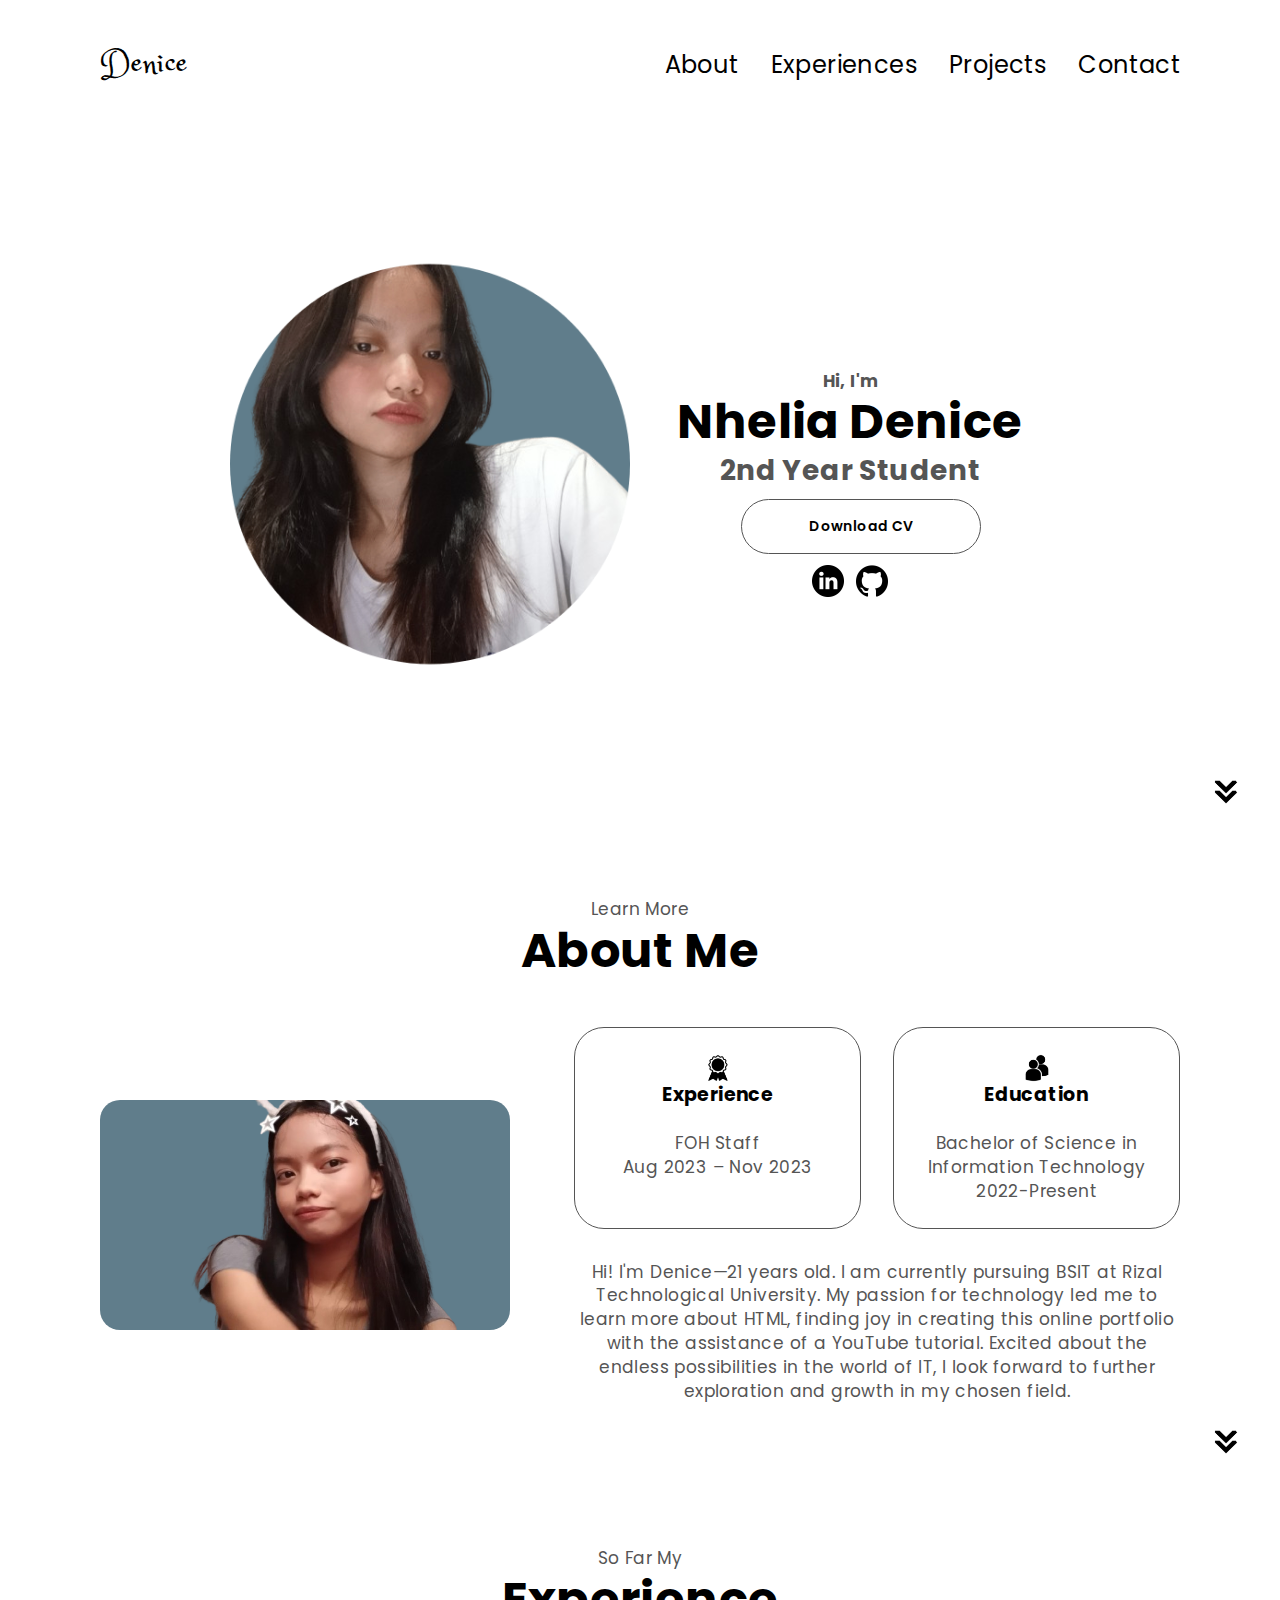
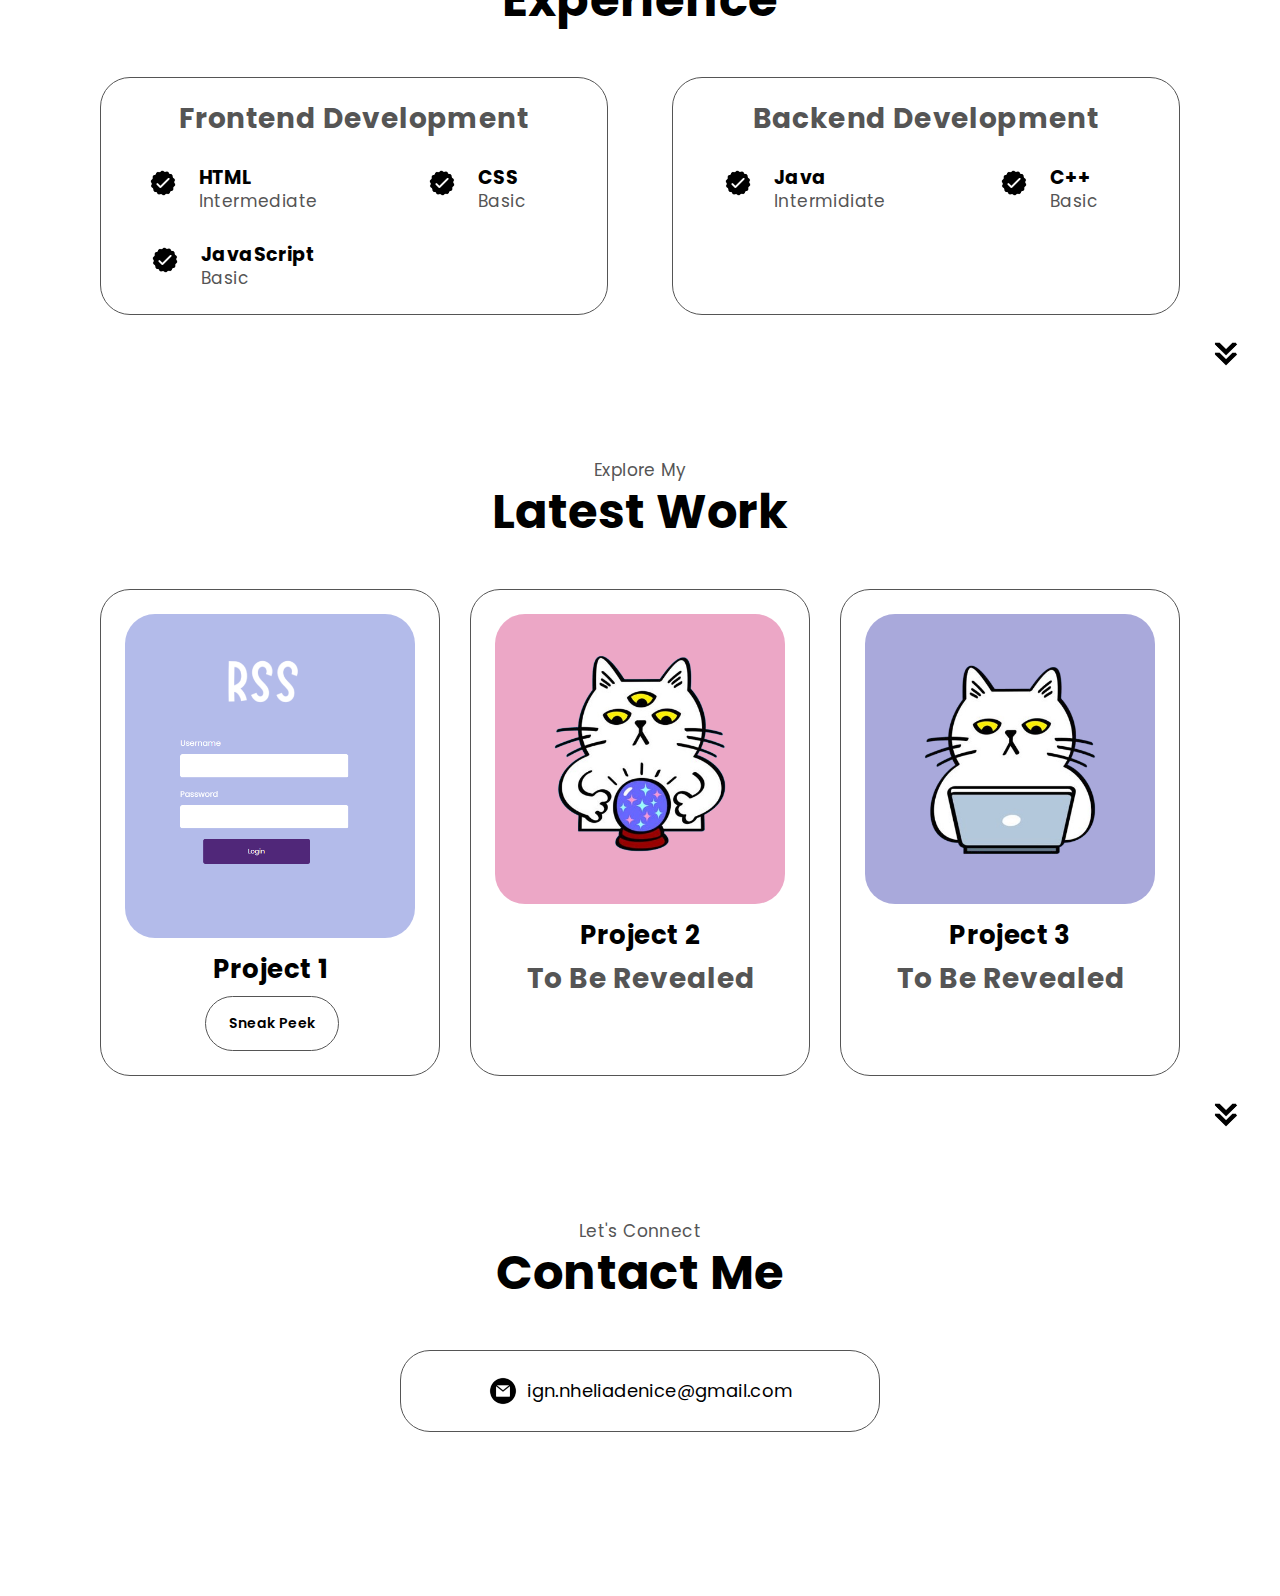
<file: index.html>
<!DOCTYPE html>
<html lang="en">
<head>
  <meta charset="UTF-8">
  <meta name="viewport" content="width=device-width, initial-scale=1.0">
  <title>Online Portfolio</title>
  <!-- ....................Custom Css Link.................... -->
  <link rel="stylesheet" href="./style.css">
</head>
<body>
  <!-- ....................Start Nav Bar.................... -->
  <nav>
    <div class="container nav-container">
      <a href="" class="logo">Denice</a>
      <ul class="nav-links">
        <li><a href="#About">About</a></li>
        <li><a href="#Experiences">Experiences</a></li>
        <li><a href="#Projects">Projects</a></li>
        <li><a href="#Contact">Contact</a></li>
      </ul>
    </div>
  </nav>
  <!-- ....................End Nav Bar.................... -->


  <!-- ....................Start Header Section.................... -->
  <header>
    <div class="container header-container">
      <div class="header-left">
        <img src="profilepic.png" alt="">
      </div>
      <div class="header-right">
        <p><b>Hi, I'm</b></p>
        <h1>Nhelia Denice</h1>
        <h2>2nd Year Student</h2>
        <div class="header-action-aria">
          <a href="CV.pdf" class="btn" download="CV.pdf">Download CV</a>         
        </div>
        <div class="header-social">
          <a href="https://www.linkedin.com/in/nhelia-denice-igana-8619872a1"><img src="linkedin.png" class="icon1"></a>
          <a href="https://github.com/cy-afk"><img src="github.png" class="icon1"></a>
        </div>
      </div>
    </div>
  </header>
  <!-- ....................End Header Section.................... -->


  <!-- ....................Start About Section.................... -->
  <section id="About">
    <a href="#About" class="arrow"><img src="arrow.png" class="icon1"></a>
    <p class="heading-p">Learn More</p>
    <h1 class="heading">About Me</h1>
    <div class="container about-container">
      <div class="about-left">
        <img src="aboutmepic.png" alt="">
      </div>
      <div class="about-right">
        <div class="basic-edu">
          <div class="edu-box">
            <img src="experience.png" class="icon1">
            <h4>Experience</h4> <br>
            <p>
              FOH Staff <br>
              Aug 2023 – Nov 2023              
            </p>
          </div>
          <div class="edu-box">
            <img src="education.png" class="icon1">
            <h4>Education</h4> <br>
            <p>
              Bachelor of Science in <br>
              Information Technology <br>
              2022-Present              
            </p>
          </div>
        </div>
        <div>         
        </div>
        <div class="aboutme">
        <p>Hi! I'm Denice—21 years old. I am currently pursuing BSIT at Rizal Technological University. 
          My passion for technology led me to learn more about HTML, 
          finding joy in creating this online portfolio with the assistance of a YouTube tutorial. 
          Excited about the endless possibilities in the world of IT, 
          I look forward to further exploration and growth in my chosen field. </p>    
        </div>     
    </div>
  </section> 
  <!-- ....................End About Section.................... -->

  <!-- ....................Start Experience Section.................... -->
<section id="Experiences">
    <a href="#Experiences" class="arrow"><img src="arrow.png" class="icon1"></a>
    <p class="heading-p">So Far My</p>
    <h1 class="heading">Experience</h1>
    <div class="container experience-container">
      <div class="experience-box">
        <h2>Frontend Development</h2>
        <div class="experience">
          <div class="ex-div">
            <img src="checkmark.png" class="icon1">
            <div>
              <h4>HTML</h4>
              <p>Intermediate</p>
            </div>
          </div>
          <div class="ex-div">
            <img src="checkmark.png" class="icon1">
            <div>
              <h4>CSS</h4>
              <p>Basic</p>
            </div>
          </div>
          <div class="ex-div">
            <img src="checkmark.png" class="icon1">
            <div>
              <h4>JavaScript</h4>
              <p>Basic</p>
            </div>
          </div>
        </div>
      </div>
      <div class="experience-box">
        <h2>Backend Development</h2> 
        <div class="experience">
          <div class="ex-div">
            <img src="checkmark.png" class="icon1">
            <div>
              <h4>Java</h4>
              <p>Intermidiate</p>
            </div>
          </div>
          <div class="ex-div">
            <img src="checkmark.png" class="icon1">
            <div>
              <h4>C++</h4>
              <p>Basic</p>
            </div>
          </div>
         
        </div>
      </div>
    </div>
  </section>
  <!-- ....................End Experience Section.................... -->


  <!-- ....................Start Project Section.................... -->
  <section id="Projects">
    <a href="#Projects" class="arrow"><img src="arrow.png" class="icon1"></a>
    <p class="heading-p">Explore My</p>
    <h1 class="heading">Latest Work</h1>
    <div class="container project-container">
      <div class="project">
        <img src="project-1.PNG" alt="">
        <h3>Project 1</h3>
        <div class="header-action-aria">
          <a href="project-1.html" class="btn-pro">Sneak Peek</a>
        </div>
      </div>
      <div class="project">
        <img src="project-2.png" alt="">
        <h3>Project 2</h3>
        <div class="header-action-aria">
          <h2>To Be Revealed</h2>
        </div>
      </div>
      <div class="project">
        <img src="project-3.png" alt="">
        <h3>Project 3</h3>
        <div class="header-action-aria">
          <h2>To Be Revealed</h2>
        </div>
      </div>
    </div>
  </section>
  <!-- ....................End Project Section.................... -->


  <!-- ....................Start Contact Section.................... -->
  <section id="Contact">
    <a href="#Contact" class="arrow"><img src="arrow.png" class="icon1"></a>
    <p class="heading-p">Let's Connect</p>
    <h1 class="heading">Contact Me</h1>
    <div class="contact-container container">
      <div class="email">
        <img src="email.png" class="icon1">
        <h5>ign.nheliadenice@gmail.com</h5>
      </div>
    </div>
  </section>
  <!-- ....................End Contact Section.................... -->


  <!-- ....................Start Footer Section.................... -->
  <footer>
  </footer>
  <!-- ....................End Footer Section.................... -->

</body>
</html>
</file>
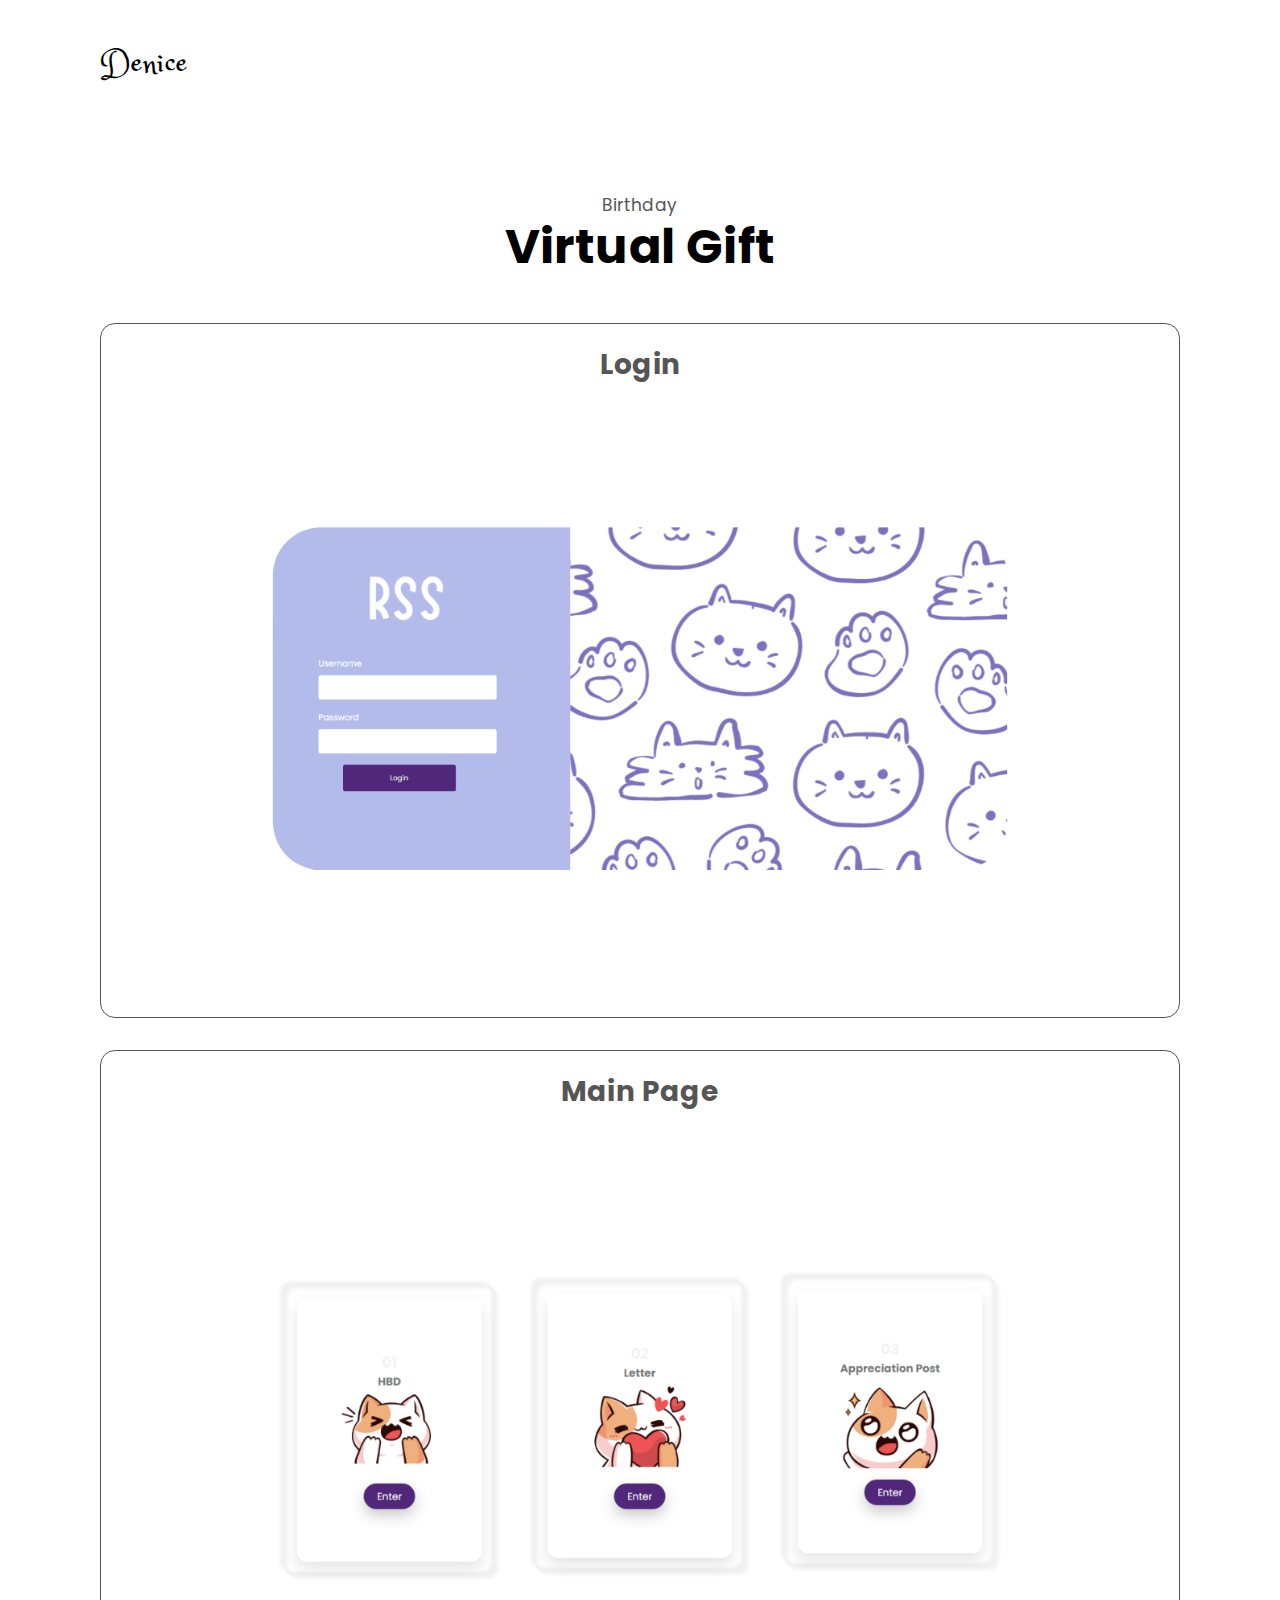
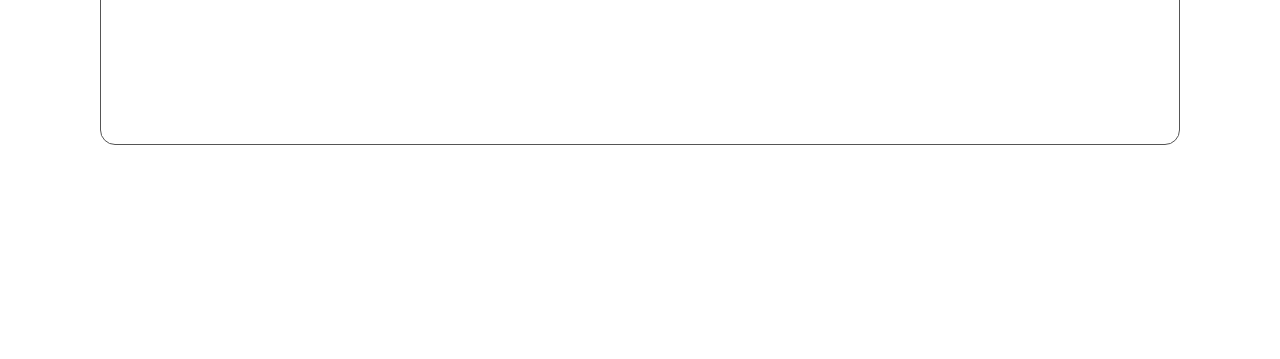
<file: project-1.html>
<!DOCTYPE html>
<html lang="en">
<head>
  <meta charset="UTF-8">
  <meta name="viewport" content="width=device-width, initial-scale=1.0">
  <title>Online Portfolio</title>
  <!-- ....................Custom Css Link.................... -->
  <link rel="stylesheet" href="./style.css">
  <style>
  #Project1 {
    position: relative;
    padding: 50px 0; 
  }

  .heading-p.Project1-heading-p,
  .heading.Project1-heading {
    text-align: center;
  }

  .container.Project1-container {
    display: grid;
    grid-template-columns: 1fr;
    gap: 2rem;
    text-align: center;
  }

  .project1-box {
    border: 1px solid var(--color-dark-variant);
    border-radius: 15px;
    padding: 24px;
    position: relative;
  }

  .project1-box h2 {
    margin-bottom: 2rem;
  }

  .project1-box img {
    width: 100%; 
    border-radius: 15px; 
    margin-top: 5px;
  }
</style>

</head>
<html>
  <!-- ....................Start Nav Bar.................... -->
  <nav>
    <div class="container nav-container">
      <a href="index.html" class="logo">Denice</a>
    </div>
  </nav>
  <!-- ....................End Nav Bar.................... -->


  <!-- ....................Start Project1.................... -->
<body>
  <section id="Project1">
    <a href="#slide2" class="arrow"><img src="arrow.png" class="icon1"></a>
    <p class="heading-p">Birthday</p>
    <h1 class="heading">Virtual Gift</h1>
    <div class="container Project1-container">
        <div class="project1-box">
            <h2>Login</h2>
            <img src="slide1.PNG" alt="">
        </div>
        <div id="slide2" class="project1-box">
            <h2>Main Page</h2>
            <img src="slide2.PNG" alt="">
        </div>
    </div>
</section>
  <!-- ....................End Project1.................... -->

  <footer>

  </footer>

</body>
</html>
</file>
<file: style.css>
@import url('https://fonts.googleapis.com/css?family=Poppins:200,300,400,600,700,800,900&display=swap');
@import url('https://fonts.googleapis.com/css2?family=Allan&family=Montserrat:wght@800&family=Raleway:wght@800&display=swap');
@import url('https://fonts.googleapis.com/css2?family=Allan&family=Ephesis&family=Montserrat:wght@800&family=Raleway:wght@800&display=swap');
@import url('https://fonts.googleapis.com/css2?family=Allan&family=Ephesis&family=Montserrat:wght@800&family=Princess+Sofia&family=Raleway:wght@800&display=swap');

*{
    margin: 0;
    padding: 0;
    box-sizing: border-box;
    text-decoration: none;
    list-style: none;
    font-family: Poppins;
    border: none;
    outline: none;
    scroll-behavior: smooth;
    letter-spacing: .4px;
  }
  :root{
    --color-black: #000000;
    --color-white: #ffffff;
    --color-dark: #353535;
    --color-dark-variant: #555555;  
  
    --transition: .4s ease;
  }
  h1,h2,h3,h4,h5{
    line-height: 120%;
  }
  h1{
    font-size: 48px;
    color: var(--color-black);
  }
  h2{
    font-size: 28px;
    color: var(--color-dark-variant);
  }
  h3{
    font-size: 26px;
    color: var(--color-black);
  }
  h4{
    font-size: 19px;
    color: var(--color-black);
  }
  h5{
    font-size: 18px;
    font-weight: 400;
  }
  .heading{
    text-align: center;
    margin-bottom: 3rem;
  }
  p{
    font-size: 17px;
    line-height: 140%;
    color: var(--color-dark-variant);
  }
  .heading-p{
    padding-top: 9rem;
    text-align: center;
  }
  a{
    font-size: 24px;
    color: var(--color-black);
    text-decoration-color:var(--color-white) ;
    transition: var(--transition);
  }
  a:hover{
    color: var(--color-dark-variant);
    text-decoration-color: var(--color-dark-variant) !important;
    text-underline-offset:1rem;
    text-decoration: underline;
  }
  .btn{
    display: inline-block;
    width: fit-content;
    padding: 1rem;
    width: 15rem;
    border-radius: 2rem;
    cursor: pointer;
    color: var(--color-black);
    border: 1px solid var(--color-dark-variant);
    display: flex;
    align-items: center;
    justify-content: center;
    font-weight: 600;
    font-size: 14px;
    transition: var(--transition);
    margin-left: 2rem;
  }
  .btn:hover{
    background-color: var(--color-dark-variant);
    color: var(--color-white);
  }
  .btn-dark{
    display: inline-block;
    width: fit-content;
    padding: 1rem;
    width: 8.4rem;
    border-radius: 2rem;
    cursor: pointer;
    color: var(--color-black);
    border: 1px solid var(--color-dark-variant);
    display: flex;
    align-items: center;
    justify-content: center;
    font-weight: 600;
    font-size: 14px;
    transition: var(--transition);
  }
  .btn-dark:hover{
    background: var(--color-dark-variant);
    color: var(--color-white);
  }
  img{
    width: 100%;
    display: block;
  }
  .icon1{
      width: 32px;
      height: max-content;
  }
  .container{
    margin: 0 auto;
    max-width: 1080px;
    width: 90%;
  }
  
  /* .......................Start Nav Bar......................... */
  nav{
    height: 8rem;
    position: fixed;
    z-index: 1;
    top: 0;
    left: 0;
    width: 100%;
    display: grid;
    place-items: center; 
    background: var(--color-white);  
  }
  .nav-container{
    display: flex;
    justify-content: space-between;
    align-items: center;
    height: 100%;
  }
  .logo{
    font-family: 'Princess Sofia', cursive;
    font-size: 32px ;
    color: var(--color-black) !important;
    text-decoration: none !important;
  }
  .nav-links{
    display: flex;
    align-items: center;
    gap: 2rem;
  }
  /* .......................End Nav Bar......................... */
  
  
  /* .......................Start Header Section......................... */
  header{
    padding-top: 14rem;
  }
  .header-container{
    display: grid;
    grid-template-columns: 1fr 1fr;
    max-width: 820px;
    gap: 20px;
    justify-content: space-between;  
  }
  .header-right{
    text-align: center;
    margin: auto; 
  }
  .header-right p{
    color: var(--color-dark-variant);
  }
  .header-right h2{
    margin-top: .2rem;
  }
  .header-action-aria{
    margin-top: .7rem;
    margin-left: 2rem;
    display: flex;
    gap: .7rem;
  }
  .header-social{
    display: flex;
    gap: .7rem;
    justify-content: center;
    left: 0px;
    margin: .7rem auto; 
  }
  /* .......................End Header Section......................... */
  
  
  /* .......................Start About Section......................... */
  .aboutme{
    text-align: center;
  }
  .about-container{
    display: grid;
    grid-template-columns: 38% auto;
    gap: 4rem;
    align-items: center;  
  }
  .about-left img{
    border-radius: 20px;
    overflow: hidden;
  }
  .basic-edu{
    display: flex;
    gap: 32px;
    margin-bottom: 32px;
  }
  .edu-box{
    padding: 24px;
    text-align: center;
    border: 1px solid var(--color-dark-variant);
    border-radius: 30px;
    width: 100%;
  }
  .edu-box img{
    margin: auto;
  }
  /* .......................End About Section......................... */
  
  
  /* .......................Start Experience Section......................... */
  section{
    position: relative;
  }
  .arrow{
    position: absolute;
    right: 3%;
    transition: var(--transition);
    margin-top: 1.4rem;
  }
  .arrow:hover{
    margin-top: 2rem;
  }
  .experience-container{
    display: grid;
    grid-template-columns:1fr 1fr;
    gap: 4rem;
  }
  .experience-box{
    border: 1px solid var(--color-dark-variant);
    border-radius: 30px;
    padding: 24px;
  }
  .experience-box h2{
    text-align: center;
    margin-bottom: 2rem;
  }
  .experience{
    display: grid;
    grid-template-columns: 1fr 1fr;
    gap: 30px;
  }
  .ex-div{
    margin: auto;
    display: flex;
    gap: 20px;
  }
  /* .......................End Experience Section......................... */
  
  
  /* .......................Start Projects Section......................... */
  .project-container{
    display: grid;
    grid-template-columns: repeat(3,1fr);
    gap: 30px;
  }
  .project{
    padding: 24px;
    border: 1px solid var(--color-dark-variant);  
    border-radius: 30px;
    text-align: center;
  }
  .project img{
    border-radius: 30px;
    margin-bottom: 1rem;
  }
  .btn-pro{
    display: inline-block;
    width: fit-content;
    padding: 1rem;
    width: 8.4rem;
    border-radius: 2rem;
    cursor: pointer;
    color: var(--color-black);
    border: 1px solid var(--color-dark-variant);
    display: flex;
    align-items: center;
    justify-content: center;
    font-weight: 600;
    font-size: 14px;
    transition: var(--transition);
    margin-left: 3rem;
  }
  .btn-pro:hover{
    background-color: var(--color-dark-variant);
    color: var(--color-white);
  }
  /* .......................End Projects Section......................... */
  
  
  /* .......................Start Contact Section......................... */
  .contact-container{
    max-width: 30rem;
    border: 1px solid var(--color-dark-variant);
    padding: 24px;  
    border-radius: 30px;
    display: flex;
    justify-content: center;
    align-items: center;
  }
  .email,.linkedin{
    display: flex;
    align-items: center;
    gap: .5rem;
  }
  /* .......................End Contact Section......................... */
  
  
  /* .......................Start Footer Section......................... */
  footer{
    padding: 0;
    padding-bottom: 20px;
    width: 90%;
    margin: auto;
    margin-top: 9rem;
  }
  footer .nav-links{
    width: 100%;  
    justify-content: space-between;  
  }
  /* .......................End Footer Section......................... */
  

  /* .......................Start Project-1 ......................... */
  .body {
    overflow-x: hidden;
  }

  .slider-container {
    position: relative;
    width: auto;
    max-width: auto; /* Adjust the maximum width as needed */
    margin: auto;
    overflow: hidden;
}

.slider {
    display: inline-block;
    justify-content: space-evenly;
    transition: transform 0.5s ease-in-out;
}

.slider img {
    height: 500;
    width: auto;
    object-fit: cover;
    justify-content: center;
}

button {
  position: absolute;
  font-size: 1.5em;
  border: none;
  background: none;
  cursor: pointer;
  outline: none;
  z-index: 1; /* Place buttons above the images */
}

.prev {
  top: 20px;
  left: 50%;
  transform: translateX(-50%);
}

.next {
  bottom: 20px;
  left: 50%;
  transform: translateX(-50%);
}

  /* .......................End Project-1 ......................... */
</file>
